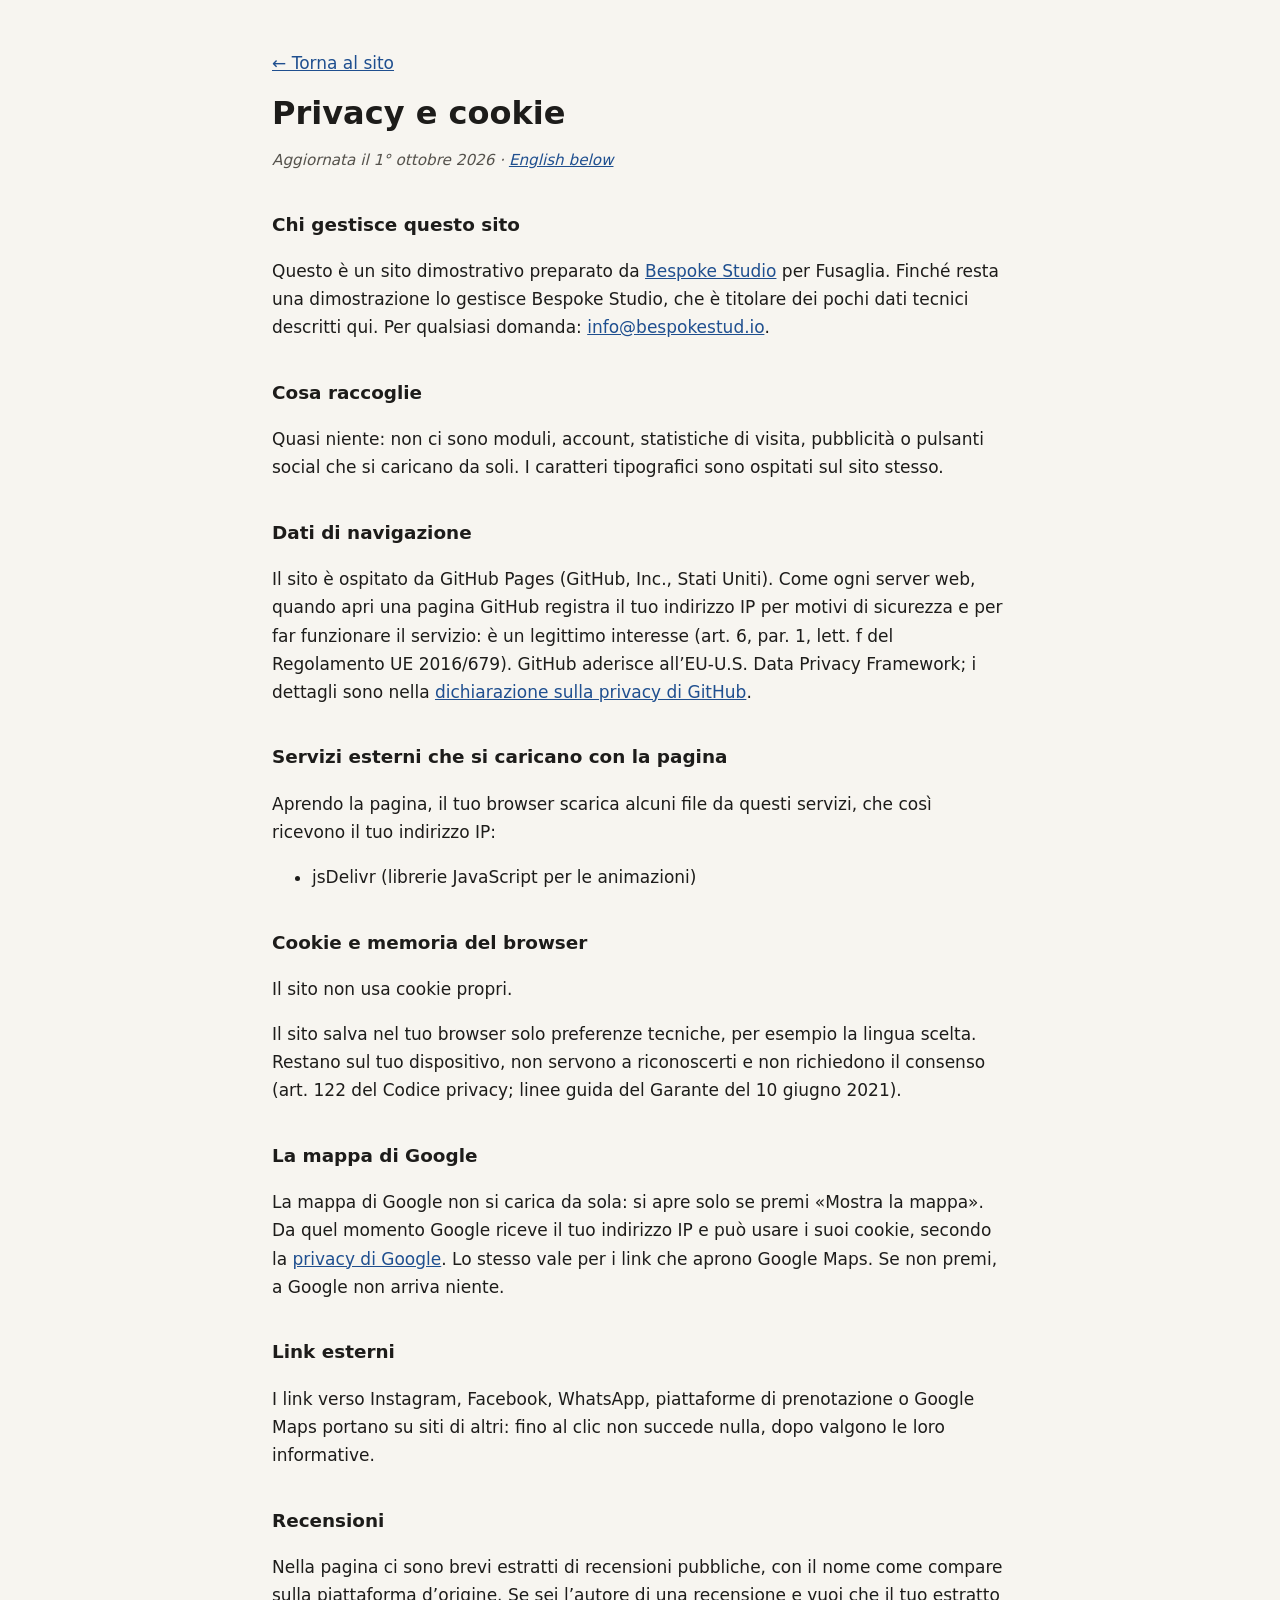
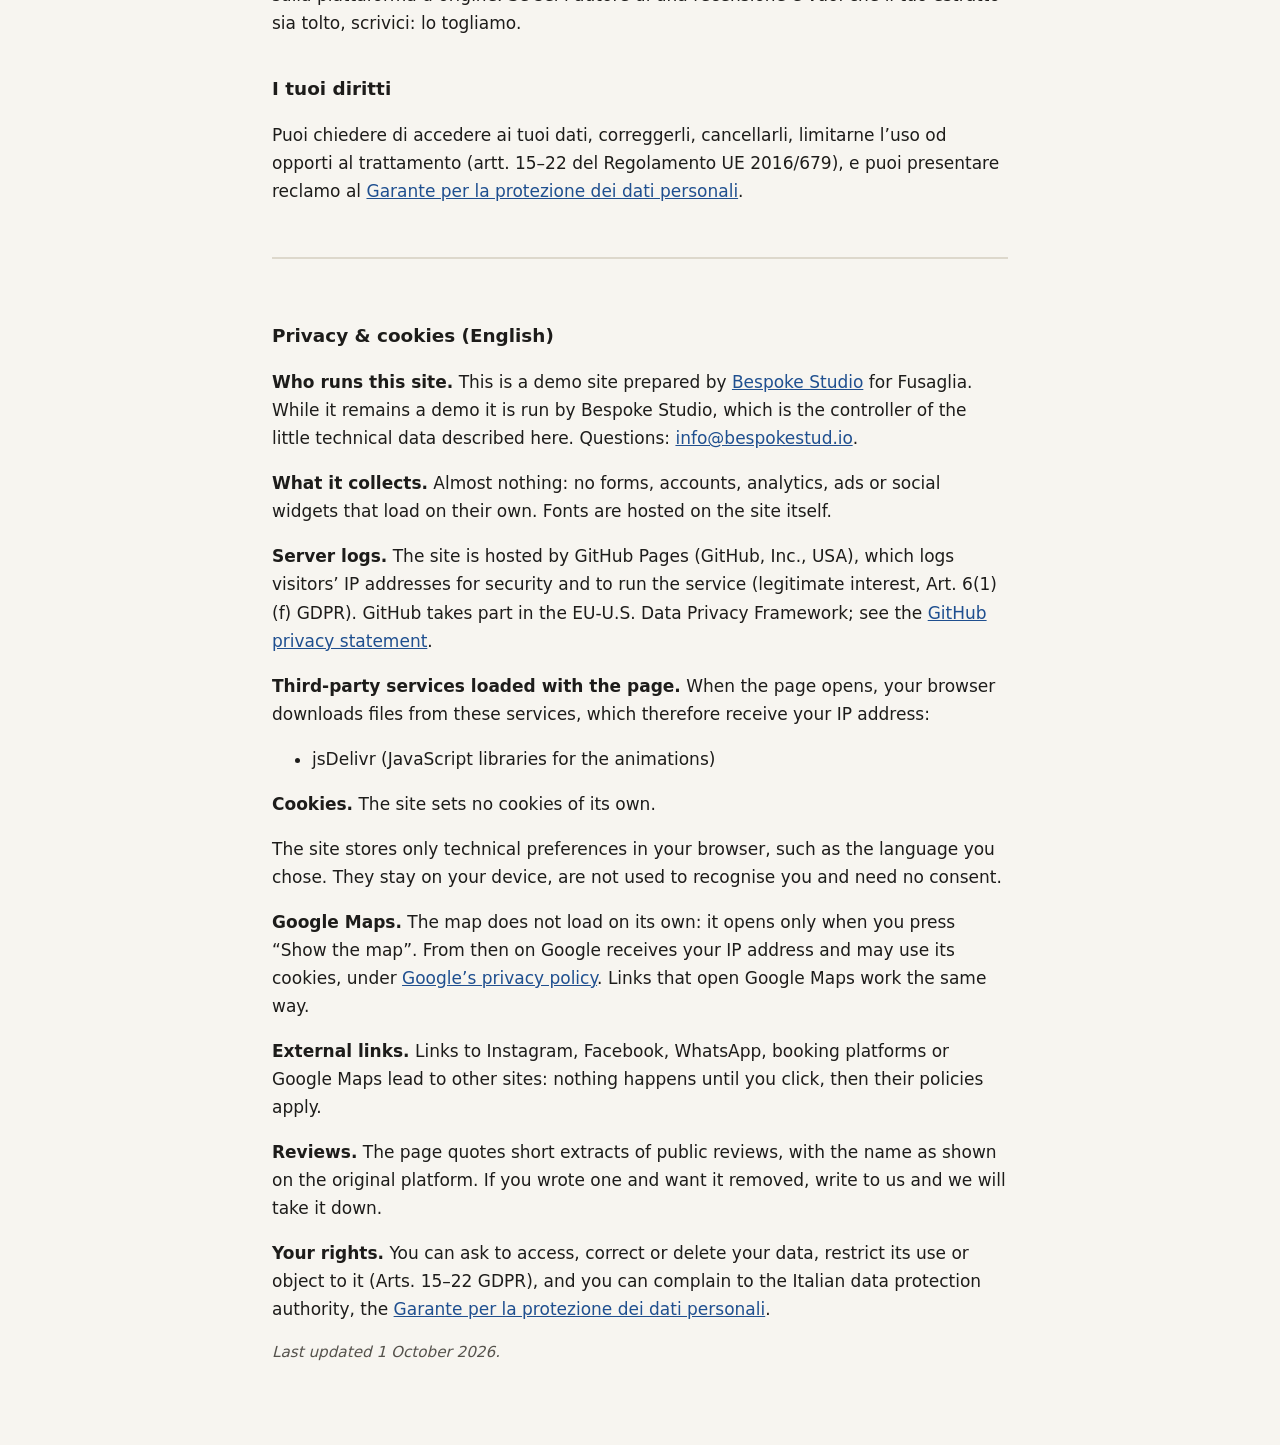
<file: privacy.html>
<!DOCTYPE html>
<html lang="it">
<head>
  <meta charset="UTF-8">
  <meta name="viewport" content="width=device-width, initial-scale=1.0">
  <meta name="robots" content="noindex">
  <title>Privacy e cookie · Fusaglia</title>
  <meta name="description" content="Informativa privacy e cookie del sito Fusaglia.">
  <style>
    body { margin: 0; background: #f7f5f0; color: #1d1c1a; font: 17px/1.65 system-ui, -apple-system, "Segoe UI", Roboto, sans-serif; }
    main { max-width: 46rem; margin: 0 auto; padding: 32px 20px 64px; }
    h1 { font-size: 2rem; line-height: 1.2; margin: 0.4em 0 0.2em; }
    h2 { font-size: 1.15rem; margin: 2em 0 0.4em; }
    a { color: #1f4f8f; }
    .data { color: #55524c; font-style: italic; font-size: 0.95rem; }
    .en { margin-top: 3em; padding-top: 1.5em; border-top: 2px solid #ddd8cc; }
    code { font-size: 0.9em; background: #ebe7dc; padding: 0 4px; border-radius: 3px; }
  </style>
</head>
<body>
<main>
  <p><a href="index.html">← Torna al sito</a></p>
  <h1>Privacy e cookie</h1>
  <p class="data">Aggiornata il 1° ottobre 2026 · <a href="#english" lang="en">English below</a></p>
  <h2>Chi gestisce questo sito</h2>
  <p>Questo è un sito dimostrativo preparato da <a href="https://bespokestud.io" rel="noopener">Bespoke Studio</a> per Fusaglia. Finché resta una dimostrazione lo gestisce Bespoke Studio, che è titolare dei pochi dati tecnici descritti qui. Per qualsiasi domanda: <a href="mailto:info@bespokestud.io">info@bespokestud.io</a>.</p>
  <h2>Cosa raccoglie</h2>
  <p>Quasi niente: non ci sono moduli, account, statistiche di visita, pubblicità o pulsanti social che si caricano da soli. I caratteri tipografici sono ospitati sul sito stesso.</p>
  <h2>Dati di navigazione</h2>
  <p>Il sito è ospitato da GitHub Pages (GitHub, Inc., Stati Uniti). Come ogni server web, quando apri una pagina GitHub registra il tuo indirizzo IP per motivi di sicurezza e per far funzionare il servizio: è un legittimo interesse (art. 6, par. 1, lett. f del Regolamento UE 2016/679). GitHub aderisce all’EU-U.S. Data Privacy Framework; i dettagli sono nella <a href="https://docs.github.com/site-policy/privacy-policies/github-general-privacy-statement" rel="noopener">dichiarazione sulla privacy di GitHub</a>.</p>
  <h2>Servizi esterni che si caricano con la pagina</h2>
  <p>Aprendo la pagina, il tuo browser scarica alcuni file da questi servizi, che così ricevono il tuo indirizzo IP:</p>
  <ul><li>jsDelivr (librerie JavaScript per le animazioni)</li></ul>
  <h2>Cookie e memoria del browser</h2>
  <p>Il sito non usa cookie propri.</p>
  <p>Il sito salva nel tuo browser solo preferenze tecniche, per esempio la lingua scelta. Restano sul tuo dispositivo, non servono a riconoscerti e non richiedono il consenso (art. 122 del Codice privacy; linee guida del Garante del 10 giugno 2021).</p>
  <h2>La mappa di Google</h2>
  <p>La mappa di Google non si carica da sola: si apre solo se premi «Mostra la mappa». Da quel momento Google riceve il tuo indirizzo IP e può usare i suoi cookie, secondo la <a href="https://policies.google.com/privacy?hl=it" rel="noopener">privacy di Google</a>. Lo stesso vale per i link che aprono Google Maps. Se non premi, a Google non arriva niente.</p>
  <h2>Link esterni</h2>
  <p>I link verso Instagram, Facebook, WhatsApp, piattaforme di prenotazione o Google Maps portano su siti di altri: fino al clic non succede nulla, dopo valgono le loro informative.</p>
  <h2>Recensioni</h2>
  <p>Nella pagina ci sono brevi estratti di recensioni pubbliche, con il nome come compare sulla piattaforma d’origine. Se sei l’autore di una recensione e vuoi che il tuo estratto sia tolto, scrivici: lo togliamo.</p>
  <h2>I tuoi diritti</h2>
  <p>Puoi chiedere di accedere ai tuoi dati, correggerli, cancellarli, limitarne l’uso od opporti al trattamento (artt. 15–22 del Regolamento UE 2016/679), e puoi presentare reclamo al <a href="https://www.garanteprivacy.it" rel="noopener">Garante per la protezione dei dati personali</a>.</p>
  <div class="en" id="english" lang="en">
    <h2>Privacy &amp; cookies (English)</h2>
    <p><strong>Who runs this site.</strong> This is a demo site prepared by <a href="https://bespokestud.io" rel="noopener">Bespoke Studio</a> for Fusaglia. While it remains a demo it is run by Bespoke Studio, which is the controller of the little technical data described here. Questions: <a href="mailto:info@bespokestud.io">info@bespokestud.io</a>.</p>
    <p><strong>What it collects.</strong> Almost nothing: no forms, accounts, analytics, ads or social widgets that load on their own. Fonts are hosted on the site itself.</p>
    <p><strong>Server logs.</strong> The site is hosted by GitHub Pages (GitHub, Inc., USA), which logs visitors’ IP addresses for security and to run the service (legitimate interest, Art. 6(1)(f) GDPR). GitHub takes part in the EU-U.S. Data Privacy Framework; see the <a href="https://docs.github.com/site-policy/privacy-policies/github-general-privacy-statement" rel="noopener">GitHub privacy statement</a>.</p>
    <p><strong>Third-party services loaded with the page.</strong> When the page opens, your browser downloads files from these services, which therefore receive your IP address:</p><ul><li>jsDelivr (JavaScript libraries for the animations)</li></ul>
    <p><strong>Cookies.</strong> The site sets no cookies of its own.</p>
    <p>The site stores only technical preferences in your browser, such as the language you chose. They stay on your device, are not used to recognise you and need no consent.</p>
    <p><strong>Google Maps.</strong> The map does not load on its own: it opens only when you press “Show the map”. From then on Google receives your IP address and may use its cookies, under <a href="https://policies.google.com/privacy?hl=en" rel="noopener">Google’s privacy policy</a>. Links that open Google Maps work the same way.</p>
    <p><strong>External links.</strong> Links to Instagram, Facebook, WhatsApp, booking platforms or Google Maps lead to other sites: nothing happens until you click, then their policies apply.</p>
    <p><strong>Reviews.</strong> The page quotes short extracts of public reviews, with the name as shown on the original platform. If you wrote one and want it removed, write to us and we will take it down.</p>
    <p><strong>Your rights.</strong> You can ask to access, correct or delete your data, restrict its use or object to it (Arts. 15–22 GDPR), and you can complain to the Italian data protection authority, the <a href="https://www.garanteprivacy.it" rel="noopener">Garante per la protezione dei dati personali</a>.</p>
    <p class="data">Last updated 1 October 2026.</p>
  </div>
</main>
</body>
</html>
</file>
